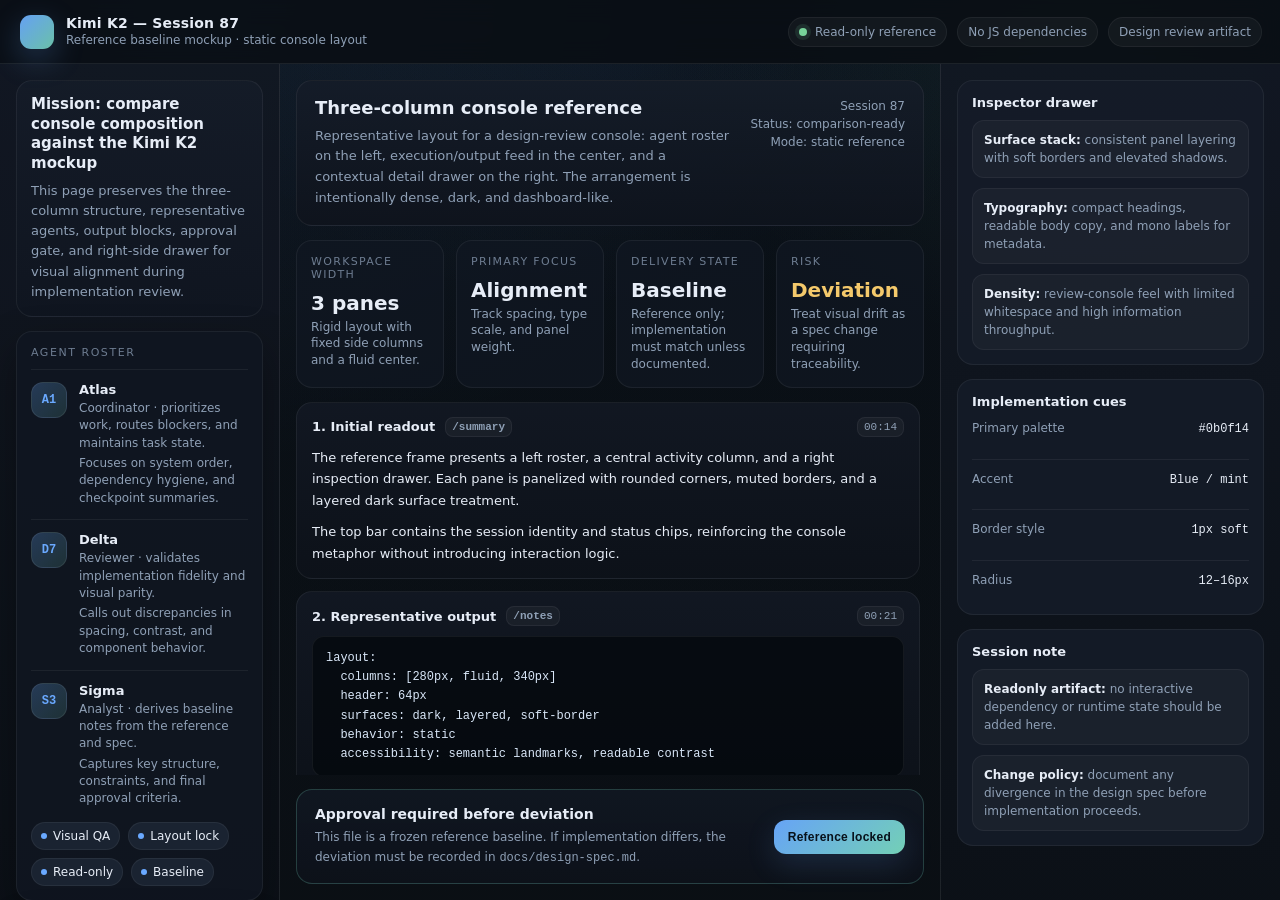
<file: static/reference/kimi-mockup.html>
<!doctype html>
<html lang="en">
<head>
  <meta charset="utf-8" />
  <meta name="viewport" content="width=device-width, initial-scale=1" />
  <title>Kimi K2 — Session 87 Reference Mockup</title>
  <style>
    :root {
      --bg: #0b0f14;
      --panel: #111722;
      --panel-2: #0f141d;
      --panel-3: #151c28;
      --line: #243041;
      --line-soft: rgba(255,255,255,0.08);
      --text: #e7edf7;
      --muted: #8fa0b6;
      --subtle: #6d7c90;
      --accent: #6aa9ff;
      --accent-2: #7ce0c3;
      --warn: #f4c96b;
      --danger: #f07f7f;
      --success: #77d39a;
      --chip: #1a2331;
      --shadow: 0 18px 40px rgba(0,0,0,0.35);
      --radius: 16px;
      --radius-sm: 12px;
      --mono: ui-monospace, SFMono-Regular, Menlo, Monaco, Consolas, "Liberation Mono", monospace;
      --sans: Inter, ui-sans-serif, system-ui, -apple-system, BlinkMacSystemFont, "Segoe UI", sans-serif;
    }

    * { box-sizing: border-box; }
    html, body { height: 100%; }
    body {
      margin: 0;
      background:
        radial-gradient(1200px 900px at 15% 0%, rgba(106,169,255,0.09), transparent 52%),
        radial-gradient(1000px 700px at 85% 8%, rgba(124,224,195,0.08), transparent 40%),
        linear-gradient(180deg, #091018 0%, #0a0f14 100%);
      color: var(--text);
      font-family: var(--sans);
      overflow: hidden;
    }

    .frame {
      height: 100vh;
      display: grid;
      grid-template-rows: 64px 1fr;
    }

    .topbar {
      display: flex;
      align-items: center;
      justify-content: space-between;
      padding: 0 18px 0 20px;
      border-bottom: 1px solid var(--line-soft);
      background: rgba(10,15,20,0.86);
      backdrop-filter: blur(12px);
    }

    .brand {
      display: flex;
      align-items: center;
      gap: 12px;
      min-width: 0;
    }

    .logo {
      width: 34px;
      height: 34px;
      border-radius: 11px;
      background: linear-gradient(135deg, rgba(106,169,255,0.95), rgba(124,224,195,0.85));
      box-shadow: 0 10px 30px rgba(106,169,255,0.25);
      flex: none;
    }

    .brand-text { min-width: 0; }
    .brand-title {
      font-size: 14px;
      font-weight: 650;
      letter-spacing: 0.2px;
      line-height: 1.1;
    }
    .brand-subtitle {
      font-size: 12px;
      color: var(--muted);
      margin-top: 3px;
      line-height: 1.1;
    }

    .top-meta {
      display: flex;
      align-items: center;
      gap: 10px;
      color: var(--muted);
      font-size: 12px;
      flex-wrap: wrap;
      justify-content: flex-end;
    }

    .pill {
      display: inline-flex;
      align-items: center;
      gap: 8px;
      padding: 7px 10px;
      border-radius: 999px;
      background: rgba(255,255,255,0.04);
      border: 1px solid rgba(255,255,255,0.06);
      white-space: nowrap;
    }

    .status-dot {
      width: 8px;
      height: 8px;
      border-radius: 999px;
      background: var(--success);
      box-shadow: 0 0 0 4px rgba(119,211,154,0.12);
    }

    .workspace {
      display: grid;
      grid-template-columns: 280px minmax(0, 1fr) 340px;
      min-height: 0;
    }

    .sidebar, .main, .drawer {
      min-height: 0;
      overflow: hidden;
    }

    .sidebar {
      background: linear-gradient(180deg, rgba(17,23,34,0.94), rgba(12,16,23,0.96));
      border-right: 1px solid var(--line-soft);
      padding: 16px;
      display: flex;
      flex-direction: column;
      gap: 14px;
    }

    .panel {
      background: rgba(17,23,34,0.82);
      border: 1px solid rgba(255,255,255,0.06);
      border-radius: var(--radius);
      box-shadow: var(--shadow);
    }

    .section-title {
      font-size: 11px;
      text-transform: uppercase;
      letter-spacing: 0.14em;
      color: var(--subtle);
      margin: 0 0 10px;
    }

    .mission {
      padding: 14px;
      border-radius: var(--radius);
      background: linear-gradient(180deg, rgba(21,28,40,0.96), rgba(16,22,32,0.96));
      border: 1px solid rgba(255,255,255,0.06);
    }

    .mission h1 {
      margin: 0 0 8px;
      font-size: 15px;
      line-height: 1.3;
    }

    .mission p {
      margin: 0;
      color: var(--muted);
      font-size: 13px;
      line-height: 1.55;
    }

    .roster {
      padding: 14px;
    }

    .agent {
      display: grid;
      grid-template-columns: 36px 1fr;
      gap: 12px;
      align-items: start;
      padding: 12px 0;
      border-top: 1px solid rgba(255,255,255,0.06);
    }

    .agent:first-of-type { border-top: none; padding-top: 0; }
    .avatar {
      width: 36px;
      height: 36px;
      border-radius: 12px;
      background: linear-gradient(135deg, rgba(106,169,255,0.25), rgba(124,224,195,0.14));
      border: 1px solid rgba(255,255,255,0.08);
      display: grid;
      place-items: center;
      color: var(--accent);
      font-family: var(--mono);
      font-size: 12px;
      font-weight: 700;
    }

    .agent-name {
      font-size: 13px;
      font-weight: 650;
      margin: 0;
    }

    .agent-role, .agent-note {
      margin: 3px 0 0;
      font-size: 12px;
      color: var(--muted);
      line-height: 1.45;
    }

    .chips {
      display: flex;
      flex-wrap: wrap;
      gap: 8px;
      margin-top: 2px;
    }

    .chip {
      display: inline-flex;
      align-items: center;
      gap: 6px;
      padding: 6px 9px;
      border-radius: 999px;
      background: var(--chip);
      color: var(--text);
      font-size: 12px;
      border: 1px solid rgba(255,255,255,0.06);
    }

    .chip .dot {
      width: 6px;
      height: 6px;
      border-radius: 999px;
      background: var(--accent);
    }

    .main {
      display: grid;
      grid-template-rows: auto auto 1fr auto;
      gap: 14px;
      padding: 16px;
      background:
        linear-gradient(180deg, rgba(11,15,20,0.15), rgba(11,15,20,0.45)),
        radial-gradient(900px 600px at 50% -5%, rgba(106,169,255,0.06), transparent 48%);
    }

    .stage-header {
      padding: 16px 18px;
      border-radius: var(--radius);
      background: linear-gradient(180deg, rgba(21,28,40,0.95), rgba(15,20,29,0.92));
      border: 1px solid rgba(255,255,255,0.06);
      display: flex;
      align-items: start;
      justify-content: space-between;
      gap: 18px;
    }

    .stage-header h2 {
      margin: 0 0 6px;
      font-size: 18px;
      line-height: 1.25;
    }

    .stage-header p {
      margin: 0;
      color: var(--muted);
      font-size: 13px;
      line-height: 1.6;
      max-width: 78ch;
    }

    .header-right {
      text-align: right;
      font-size: 12px;
      color: var(--muted);
      line-height: 1.5;
      flex: none;
    }

    .timeline {
      display: grid;
      grid-template-columns: repeat(4, minmax(0, 1fr));
      gap: 12px;
    }

    .metric {
      padding: 14px;
      border-radius: var(--radius);
      background: rgba(17,23,34,0.74);
      border: 1px solid rgba(255,255,255,0.06);
      min-height: 88px;
    }

    .metric .label {
      font-size: 11px;
      color: var(--subtle);
      text-transform: uppercase;
      letter-spacing: 0.12em;
      margin-bottom: 10px;
    }

    .metric .value {
      font-size: 20px;
      font-weight: 700;
      margin-bottom: 4px;
    }

    .metric .note {
      font-size: 12px;
      color: var(--muted);
      line-height: 1.4;
    }

    .feed {
      min-height: 0;
      overflow: auto;
      padding-right: 4px;
    }

    .block {
      margin-bottom: 12px;
      padding: 14px 15px;
      border-radius: var(--radius);
      background: linear-gradient(180deg, rgba(18,24,35,0.96), rgba(13,18,26,0.96));
      border: 1px solid rgba(255,255,255,0.06);
    }

    .block-head {
      display: flex;
      align-items: center;
      justify-content: space-between;
      gap: 12px;
      margin-bottom: 10px;
    }

    .block-title {
      display: flex;
      align-items: center;
      gap: 10px;
      font-weight: 650;
      font-size: 13px;
    }

    .kbd {
      font-family: var(--mono);
      font-size: 11px;
      color: var(--muted);
      background: rgba(255,255,255,0.04);
      border: 1px solid rgba(255,255,255,0.06);
      border-radius: 8px;
      padding: 3px 6px;
    }

    .block-body {
      color: var(--text);
      font-size: 13px;
      line-height: 1.65;
    }

    .block-body p { margin: 0 0 10px; }
    .block-body p:last-child { margin-bottom: 0; }

    .codebox {
      font-family: var(--mono);
      font-size: 12px;
      line-height: 1.6;
      color: #d9e7f8;
      padding: 12px 13px;
      border-radius: 12px;
      background: rgba(4,8,12,0.7);
      border: 1px solid rgba(255,255,255,0.06);
      overflow: hidden;
      white-space: pre-wrap;
    }

    .approval {
      display: flex;
      align-items: center;
      justify-content: space-between;
      gap: 12px;
      padding: 16px 18px;
      border-radius: var(--radius);
      background: linear-gradient(180deg, rgba(17,23,34,0.92), rgba(13,18,26,0.96));
      border: 1px solid rgba(124,224,195,0.22);
    }

    .approval strong { display: block; font-size: 14px; margin-bottom: 4px; }
    .approval span { color: var(--muted); font-size: 12px; line-height: 1.5; }

    .approve-btn {
      flex: none;
      padding: 10px 14px;
      border-radius: 12px;
      background: linear-gradient(135deg, rgba(106,169,255,0.96), rgba(124,224,195,0.92));
      color: #08111b;
      font-weight: 750;
      font-size: 12px;
      letter-spacing: 0.02em;
      border: none;
      box-shadow: 0 10px 30px rgba(106,169,255,0.16);
    }

    .drawer {
      background: linear-gradient(180deg, rgba(17,23,34,0.94), rgba(12,16,23,0.96));
      border-left: 1px solid var(--line-soft);
      padding: 16px;
      display: flex;
      flex-direction: column;
      gap: 14px;
    }

    .drawer-card {
      padding: 14px;
      border-radius: var(--radius);
      background: rgba(21,28,40,0.88);
      border: 1px solid rgba(255,255,255,0.06);
    }

    .drawer-card h3 {
      margin: 0 0 10px;
      font-size: 13px;
    }

    .drawer-list {
      margin: 0;
      padding: 0;
      list-style: none;
      display: grid;
      gap: 10px;
    }

    .drawer-list li {
      padding: 10px 11px;
      background: rgba(255,255,255,0.03);
      border: 1px solid rgba(255,255,255,0.05);
      border-radius: 12px;
      color: var(--muted);
      font-size: 12px;
      line-height: 1.5;
    }

    .drawer-list strong { color: var(--text); font-weight: 600; }

    .drawer-meta {
      display: grid;
      gap: 10px;
      font-size: 12px;
      color: var(--muted);
      line-height: 1.55;
    }

    .drawer-stat {
      display: flex;
      align-items: baseline;
      justify-content: space-between;
      gap: 12px;
      padding: 10px 0;
      border-top: 1px solid rgba(255,255,255,0.06);
    }

    .drawer-stat:first-child { border-top: none; padding-top: 0; }
    .drawer-stat .name { color: var(--muted); }
    .drawer-stat .num { color: var(--text); font-family: var(--mono); }

    .footer {
      margin-top: auto;
      color: var(--subtle);
      font-size: 11px;
      line-height: 1.5;
      padding-top: 2px;
    }

    @media (max-width: 1180px) {
      body { overflow: auto; }
      .frame { height: auto; min-height: 100vh; }
      .workspace { grid-template-columns: 260px minmax(0, 1fr); }
      .drawer { display: none; }
    }

    @media (max-width: 880px) {
      .workspace { grid-template-columns: 1fr; }
      .sidebar { border-right: none; border-bottom: 1px solid var(--line-soft); }
      .timeline { grid-template-columns: 1fr 1fr; }
      .main { padding-top: 0; }
    }
  </style>
</head>
<body>
  <div class="frame">
    <header class="topbar" aria-label="Session header">
      <div class="brand">
        <div class="logo" aria-hidden="true"></div>
        <div class="brand-text">
          <div class="brand-title">Kimi K2 — Session 87</div>
          <div class="brand-subtitle">Reference baseline mockup · static console layout</div>
        </div>
      </div>
      <div class="top-meta">
        <div class="pill"><span class="status-dot" aria-hidden="true"></span> Read-only reference</div>
        <div class="pill">No JS dependencies</div>
        <div class="pill">Design review artifact</div>
      </div>
    </header>

    <div class="workspace">
      <aside class="sidebar" aria-label="Agent roster and mission">
        <section class="mission">
          <h1>Mission: compare console composition against the Kimi K2 mockup</h1>
          <p>
            This page preserves the three-column structure, representative agents, output blocks,
            approval gate, and right-side drawer for visual alignment during implementation review.
          </p>
        </section>

        <section class="panel roster" aria-label="Agent roster">
          <div class="section-title">Agent roster</div>

          <div class="agent">
            <div class="avatar" aria-hidden="true">A1</div>
            <div>
              <p class="agent-name">Atlas</p>
              <p class="agent-role">Coordinator · prioritizes work, routes blockers, and maintains task state.</p>
              <p class="agent-note">Focuses on system order, dependency hygiene, and checkpoint summaries.</p>
            </div>
          </div>

          <div class="agent">
            <div class="avatar" aria-hidden="true">D7</div>
            <div>
              <p class="agent-name">Delta</p>
              <p class="agent-role">Reviewer · validates implementation fidelity and visual parity.</p>
              <p class="agent-note">Calls out discrepancies in spacing, contrast, and component behavior.</p>
            </div>
          </div>

          <div class="agent">
            <div class="avatar" aria-hidden="true">S3</div>
            <div>
              <p class="agent-name">Sigma</p>
              <p class="agent-role">Analyst · derives baseline notes from the reference and spec.</p>
              <p class="agent-note">Captures key structure, constraints, and final approval criteria.</p>
            </div>
          </div>

          <div class="chips" aria-label="Capabilities">
            <span class="chip"><span class="dot"></span> Visual QA</span>
            <span class="chip"><span class="dot"></span> Layout lock</span>
            <span class="chip"><span class="dot"></span> Read-only</span>
            <span class="chip"><span class="dot"></span> Baseline</span>
          </div>
        </section>

        <section class="panel roster" aria-label="Checklist">
          <div class="section-title">Reference constraints</div>
          <div class="drawer-meta">
            <div class="drawer-stat"><span class="name">Self-contained</span><span class="num">YES</span></div>
            <div class="drawer-stat"><span class="name">Inline styles</span><span class="num">YES</span></div>
            <div class="drawer-stat"><span class="name">No scripts</span><span class="num">YES</span></div>
            <div class="drawer-stat"><span class="name">Editable baseline</span><span class="num">NO</span></div>
          </div>
        </section>

        <div class="footer">
          Any deviations from this baseline must be documented in <span style="font-family:var(--mono);">docs/design-spec.md</span>.
        </div>
      </aside>

      <main class="main" aria-label="Primary console">
        <section class="stage-header">
          <div>
            <h2>Three-column console reference</h2>
            <p>
              Representative layout for a design-review console: agent roster on the left, execution/output feed in the center,
              and a contextual detail drawer on the right. The arrangement is intentionally dense, dark, and dashboard-like.
            </p>
          </div>
          <div class="header-right">
            Session 87<br />
            Status: comparison-ready<br />
            Mode: static reference
          </div>
        </section>

        <section class="timeline" aria-label="Session metrics">
          <div class="metric">
            <div class="label">Workspace width</div>
            <div class="value">3 panes</div>
            <div class="note">Rigid layout with fixed side columns and a fluid center.</div>
          </div>
          <div class="metric">
            <div class="label">Primary focus</div>
            <div class="value">Alignment</div>
            <div class="note">Track spacing, type scale, and panel weight.</div>
          </div>
          <div class="metric">
            <div class="label">Delivery state</div>
            <div class="value">Baseline</div>
            <div class="note">Reference only; implementation must match unless documented.</div>
          </div>
          <div class="metric">
            <div class="label">Risk</div>
            <div class="value" style="color:var(--warn);">Deviation</div>
            <div class="note">Treat visual drift as a spec change requiring traceability.</div>
          </div>
        </section>

        <section class="feed" aria-label="Output blocks">
          <article class="block">
            <div class="block-head">
              <div class="block-title">1. Initial readout <span class="kbd">/summary</span></div>
              <div class="kbd">00:14</div>
            </div>
            <div class="block-body">
              <p>
                The reference frame presents a left roster, a central activity column, and a right inspection drawer.
                Each pane is panelized with rounded corners, muted borders, and a layered dark surface treatment.
              </p>
              <p>
                The top bar contains the session identity and status chips, reinforcing the console metaphor without introducing interaction logic.
              </p>
            </div>
          </article>

          <article class="block">
            <div class="block-head">
              <div class="block-title">2. Representative output <span class="kbd">/notes</span></div>
              <div class="kbd">00:21</div>
            </div>
            <div class="block-body">
              <div class="codebox">layout:
  columns: [280px, fluid, 340px]
  header: 64px
  surfaces: dark, layered, soft-border
  behavior: static
  accessibility: semantic landmarks, readable contrast</div>
            </div>
          </article>

          <article class="block">
            <div class="block-head">
              <div class="block-title">3. Visual comparison notes <span class="kbd">/diff</span></div>
              <div class="kbd">00:29</div>
            </div>
            <div class="block-body">
              <p>
                Use this baseline to compare spacing rhythm, panel height, density of controls, and the balance between text and chrome.
              </p>
              <p>
                The mockup includes visible roster chips, a multi-card center feed, and a compact drawer summary block to emulate the original review composition.
              </p>
            </div>
          </article>

          <article class="block">
            <div class="block-head">
              <div class="block-title">4. Approval gate <span class="kbd">/gate</span></div>
              <div class="kbd">pending</div>
            </div>
            <div class="block-body">
              <p>
                Confirm the static baseline matches the design review mockup before any implementation-specific variance is introduced.
              </p>
            </div>
          </article>
        </section>

        <section class="approval" aria-label="Approval gate">
          <div>
            <strong>Approval required before deviation</strong>
            <span>
              This file is a frozen reference baseline. If implementation differs, the deviation must be recorded in
              <span style="font-family:var(--mono);">docs/design-spec.md</span>.
            </span>
          </div>
          <button class="approve-btn" type="button" aria-label="Reference acknowledged" disabled>Reference locked</button>
        </section>
      </main>

      <aside class="drawer" aria-label="Right drawer">
        <section class="drawer-card">
          <h3>Inspector drawer</h3>
          <ul class="drawer-list">
            <li><strong>Surface stack:</strong> consistent panel layering with soft borders and elevated shadows.</li>
            <li><strong>Typography:</strong> compact headings, readable body copy, and mono labels for metadata.</li>
            <li><strong>Density:</strong> review-console feel with limited whitespace and high information throughput.</li>
          </ul>
        </section>

        <section class="drawer-card">
          <h3>Implementation cues</h3>
          <div class="drawer-meta">
            <div class="drawer-stat"><span class="name">Primary palette</span><span class="num">#0b0f14</span></div>
            <div class="drawer-stat"><span class="name">Accent</span><span class="num">Blue / mint</span></div>
            <div class="drawer-stat"><span class="name">Border style</span><span class="num">1px soft</span></div>
            <div class="drawer-stat"><span class="name">Radius</span><span class="num">12–16px</span></div>
          </div>
        </section>

        <section class="drawer-card">
          <h3>Session note</h3>
          <ul class="drawer-list">
            <li><strong>Readonly artifact:</strong> no interactive dependency or runtime state should be added here.</li>
            <li><strong>Change policy:</strong> document any divergence in the design spec before implementation proceeds.</li>
          </ul>
        </section>
      </aside>
    </div>
  </div>
</body>
</html>
</file>
